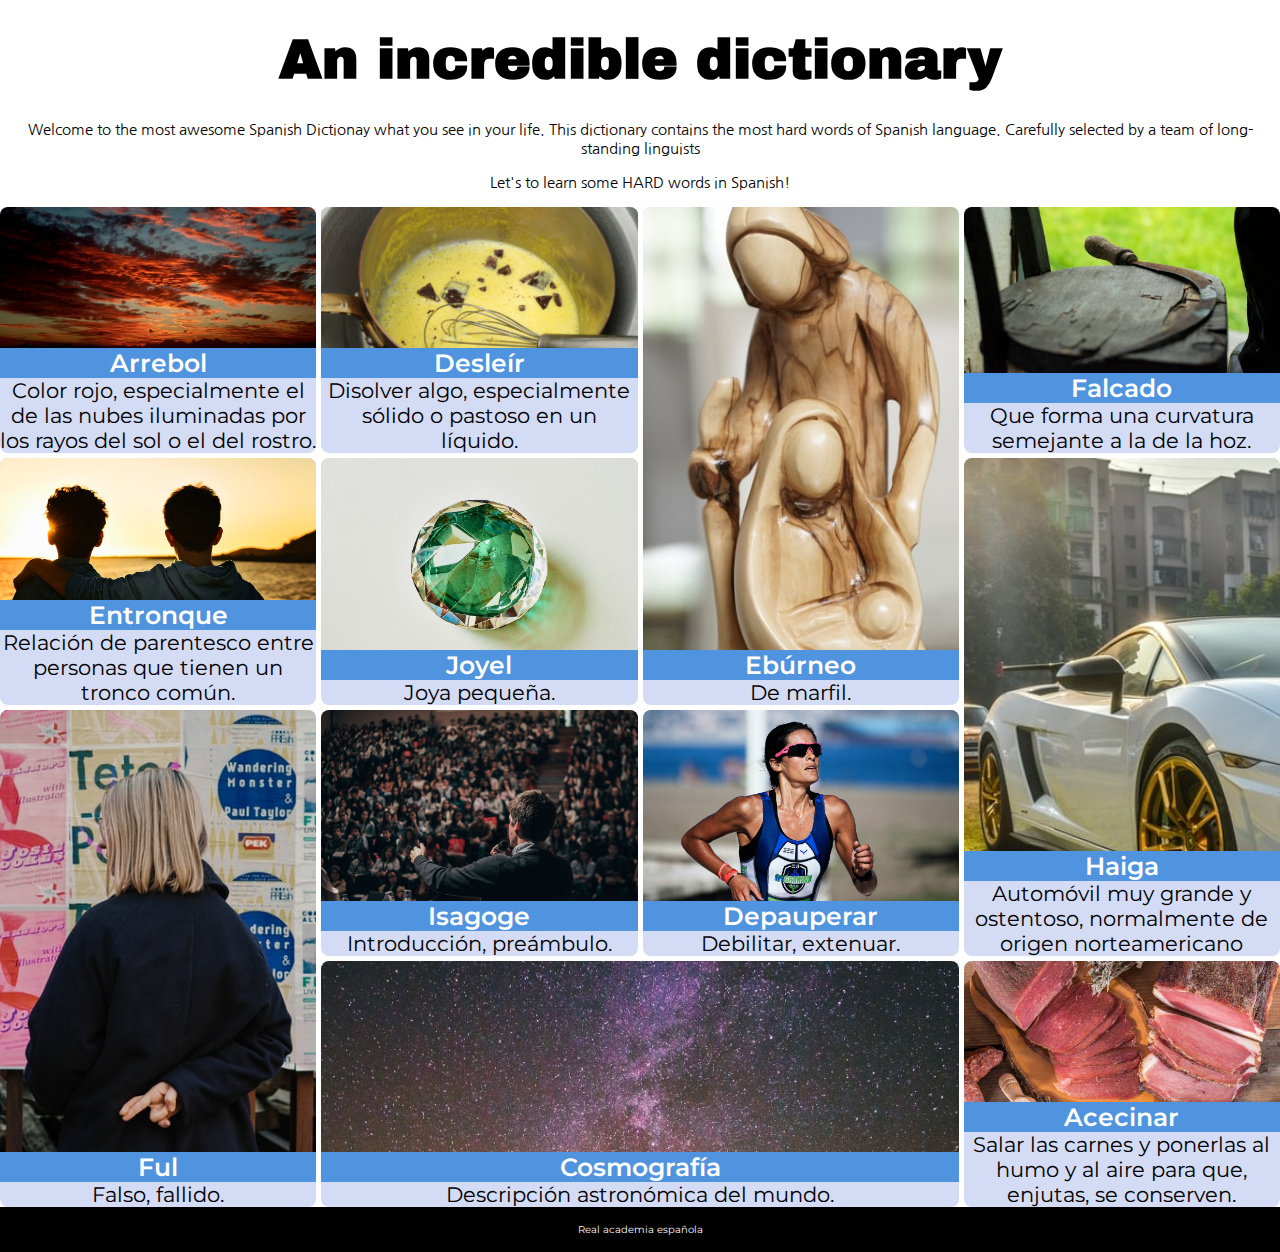
<file: index.html>
<!DOCTYPE html>
<html lang="en">
<head>
    <meta charset="UTF-8">
    <meta name="viewport" content="width=device-width, initial-scale=1.0">
    <title>Spanish Dictionary</title>
    <link rel="stylesheet" href="styles.css">
    <link rel="preconnect" href="https://fonts.gstatic.com">
    <link href="https://fonts.googleapis.com/css2?family=Archivo+Black&family=Montserrat:wght@300&family=Nanum+Gothic&display=swap" rel="stylesheet"> 
</head>
<body>
    <header>
        <h1>An incredible dictionary</h1>
        <div class="header-intro">
            <p>Welcome to the most awesome Spanish Dictionay what you see in your life. This dictionary contains the most hard words of Spanish language. Carefully selected by a team of long-standing linguists</p>
            <p>Let's to learn some HARD words in Spanish!</p>
        </div>
    </header>
    <main>
        <dl class="main-container">
            <div class="box1 box">
                <div class="box1_terms terms">
                    <dt class="box_term">Arrebol</dt>
                    <dd class="box_def">Color rojo, especialmente el de las nubes iluminadas por los rayos del sol o el del rostro.</dd>
                </div>
                <div class="box1_img img"></div>
            </div>
            <div class="box2 box">
                <div class="box2_terms terms">
                    <dt class="box_term">Desleír</dt>
                    <dd class="box_def">Disolver algo, especialmente sólido o pastoso en un líquido.</dd>
                </div>
                <div class="box2_img img"></div>
            </div>
            <div class="box3 box">
                <div class="box3_terms terms">
                    <dt class="box_term">Ebúrneo</dt>
                    <dd class="box_def">De marfil.</dd>
                </div>
                <div class="box3_img img"></div> 
            </div>
            <div class="box4 box">
                <div class="box4_terms terms">
                    <dt class="box_term">Falcado</dt>
                    <dd class="box_def">Que forma una curvatura semejante a la de la hoz.</dd>
                </div>
                <div class="box4_img img"></div>
            </div>
            <div class="box5 box">
                <div class="box5_terms terms">
                    <dt class="box_term">Entronque</dt>
                    <dd class="box_def">Relación de parentesco entre personas que tienen un tronco común.</dd>
                </div>
                <div class="box5_img img"></div>
            </div>
            <div class="box6 box">
                <div class="box6_terms terms">
                    <dt class="box_term">Joyel</dt>
                    <dd class="box_def">Joya pequeña.</dd>
                </div>
                <div class="box6_img img"></div>
            </div>
            <div class="box7 box">
                <div class="box7_terms terms">
                    <dt class="box_term">Ful</dt>
                    <dd class="box_def">Falso, fallido.</dd>
                </div>
                <div class="box7_img img"></div>
            </div>
            <div class="box8 box">
                <div class="box8_terms terms">
                    <dt class="box_term">Haiga</dt>
                    <dd class="box_def">Automóvil muy grande y ostentoso, normalmente de origen norteamericano</dd>
                </div>
                <div class="box8_img img"></div>
            </div>
            <div class="box9 box">
                <div class="box9_terms terms">
                    <dt class="box_term">Isagoge</dt>
                    <dd class="box_def">Introducción, preámbulo.</dd>
                </div>
                <div class="box9_img img"></div>
            </div>
            <div class="box10 box">
                <div class="box10_terms terms">
                    <dt class="box_term">Cosmografía</dt>
                    <dd class="box_def">Descripción astronómica del mundo.</dd>
                </div>
                <div class="box10_img img"></div>
            </div>
            <div class="box11 box">
                <div class="box11_terms terms">
                    <dt class="box_term">Acecinar</dt>
                    <dd class="box_def">Salar las carnes y ponerlas al humo y al aire para que, enjutas, se conserven.</dd>
                </div>
                <div class="box11_img img"></div>
            </div>
            <div class="box12 box">
                <div class="box12_terms terms">
                    <dt class="box_term">Depauperar</dt>
                    <dd class="box_def">Debilitar, extenuar.</dd>
                </div>
                <div class="box12_img img"></div>
            </div> 
        </dl>
    </main>
    <footer>
        <cite><a href="https://www.rae.es/" target="_blank">Real academia española</a></cite>
    </footer>
</body>
</html>
</file>
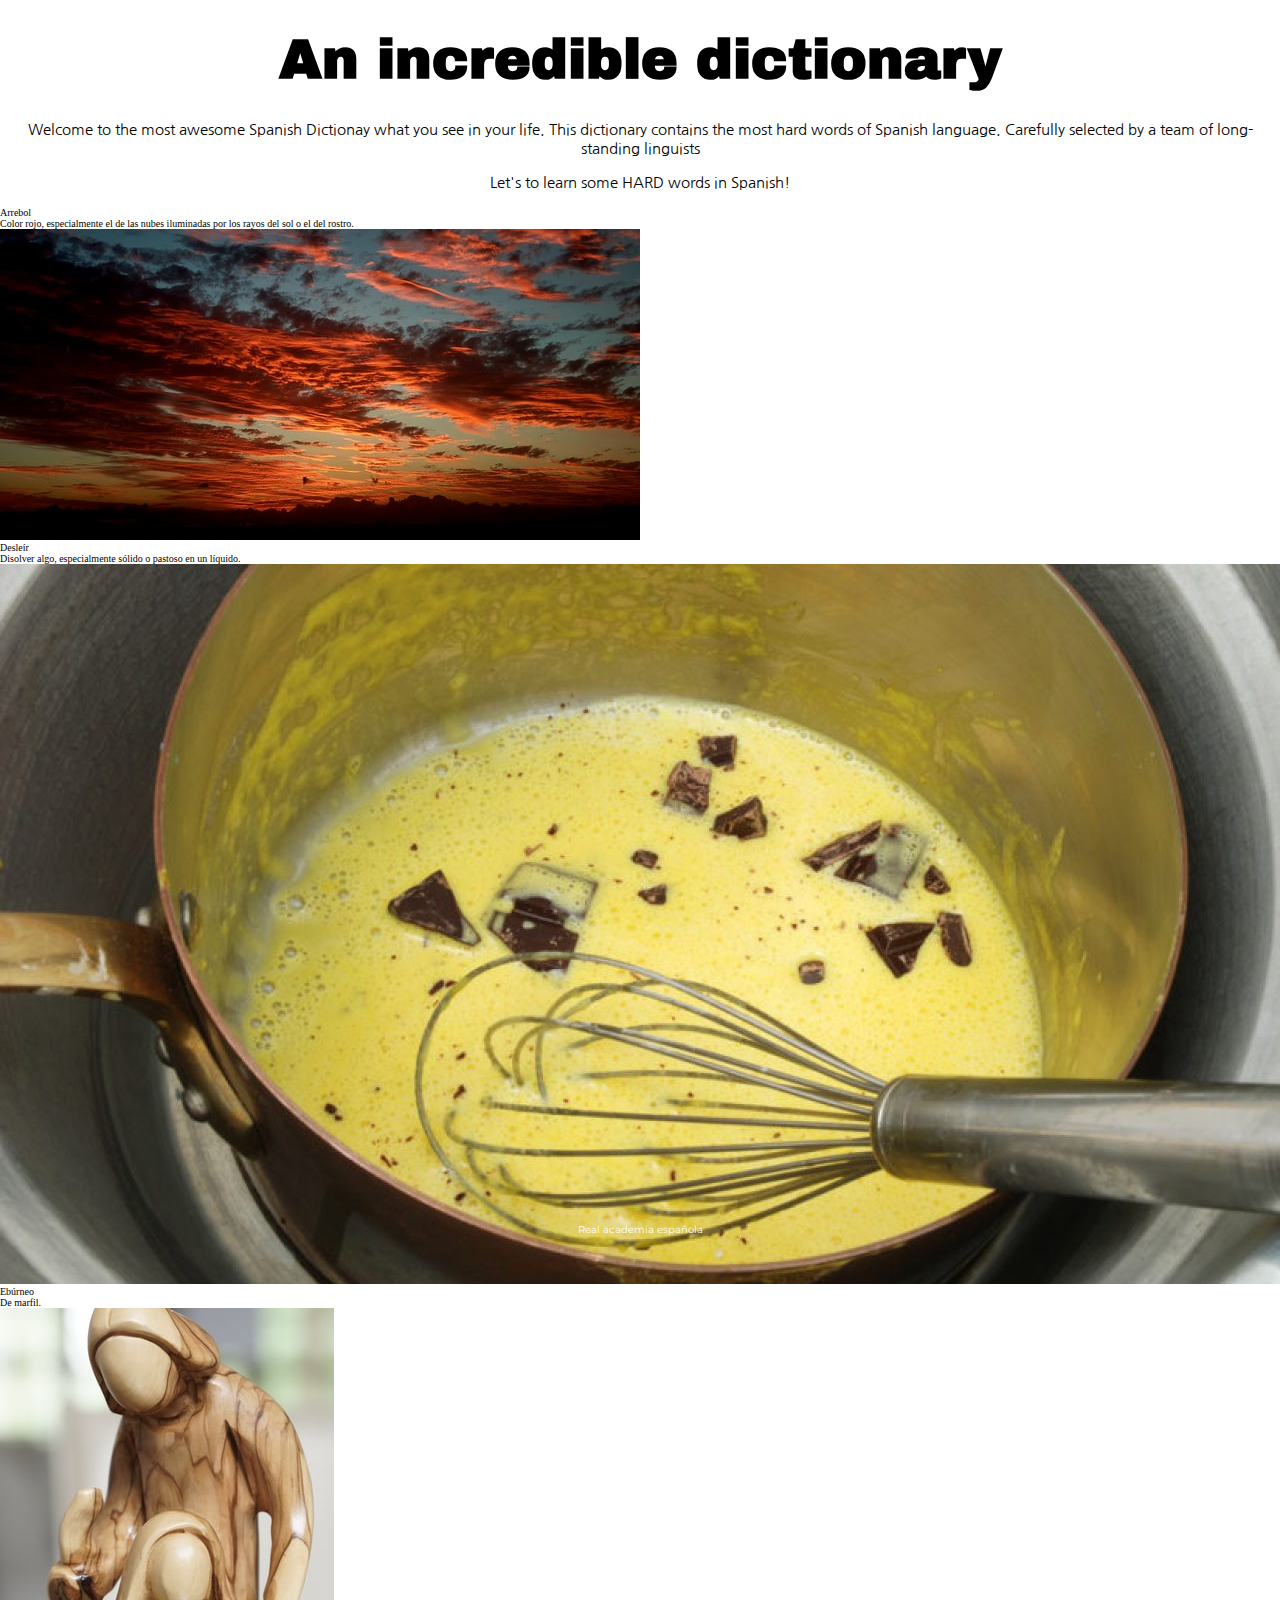
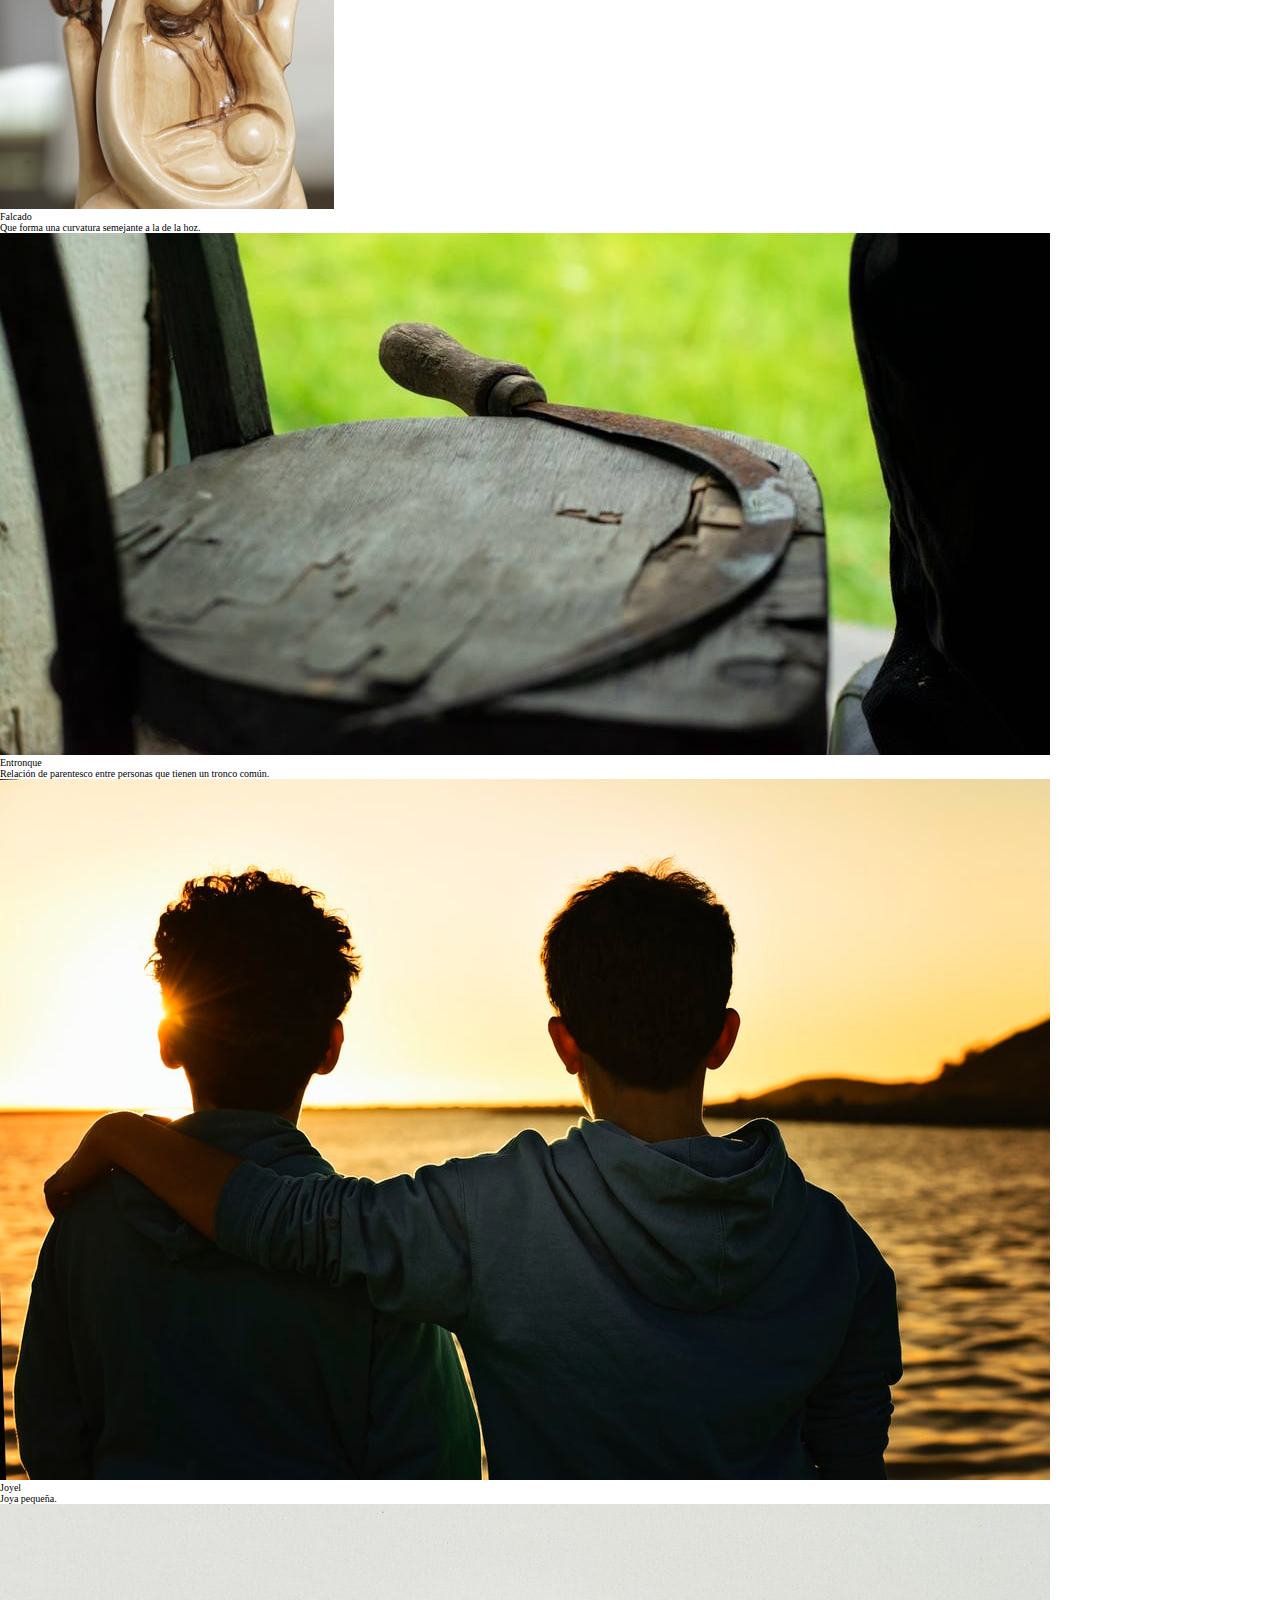
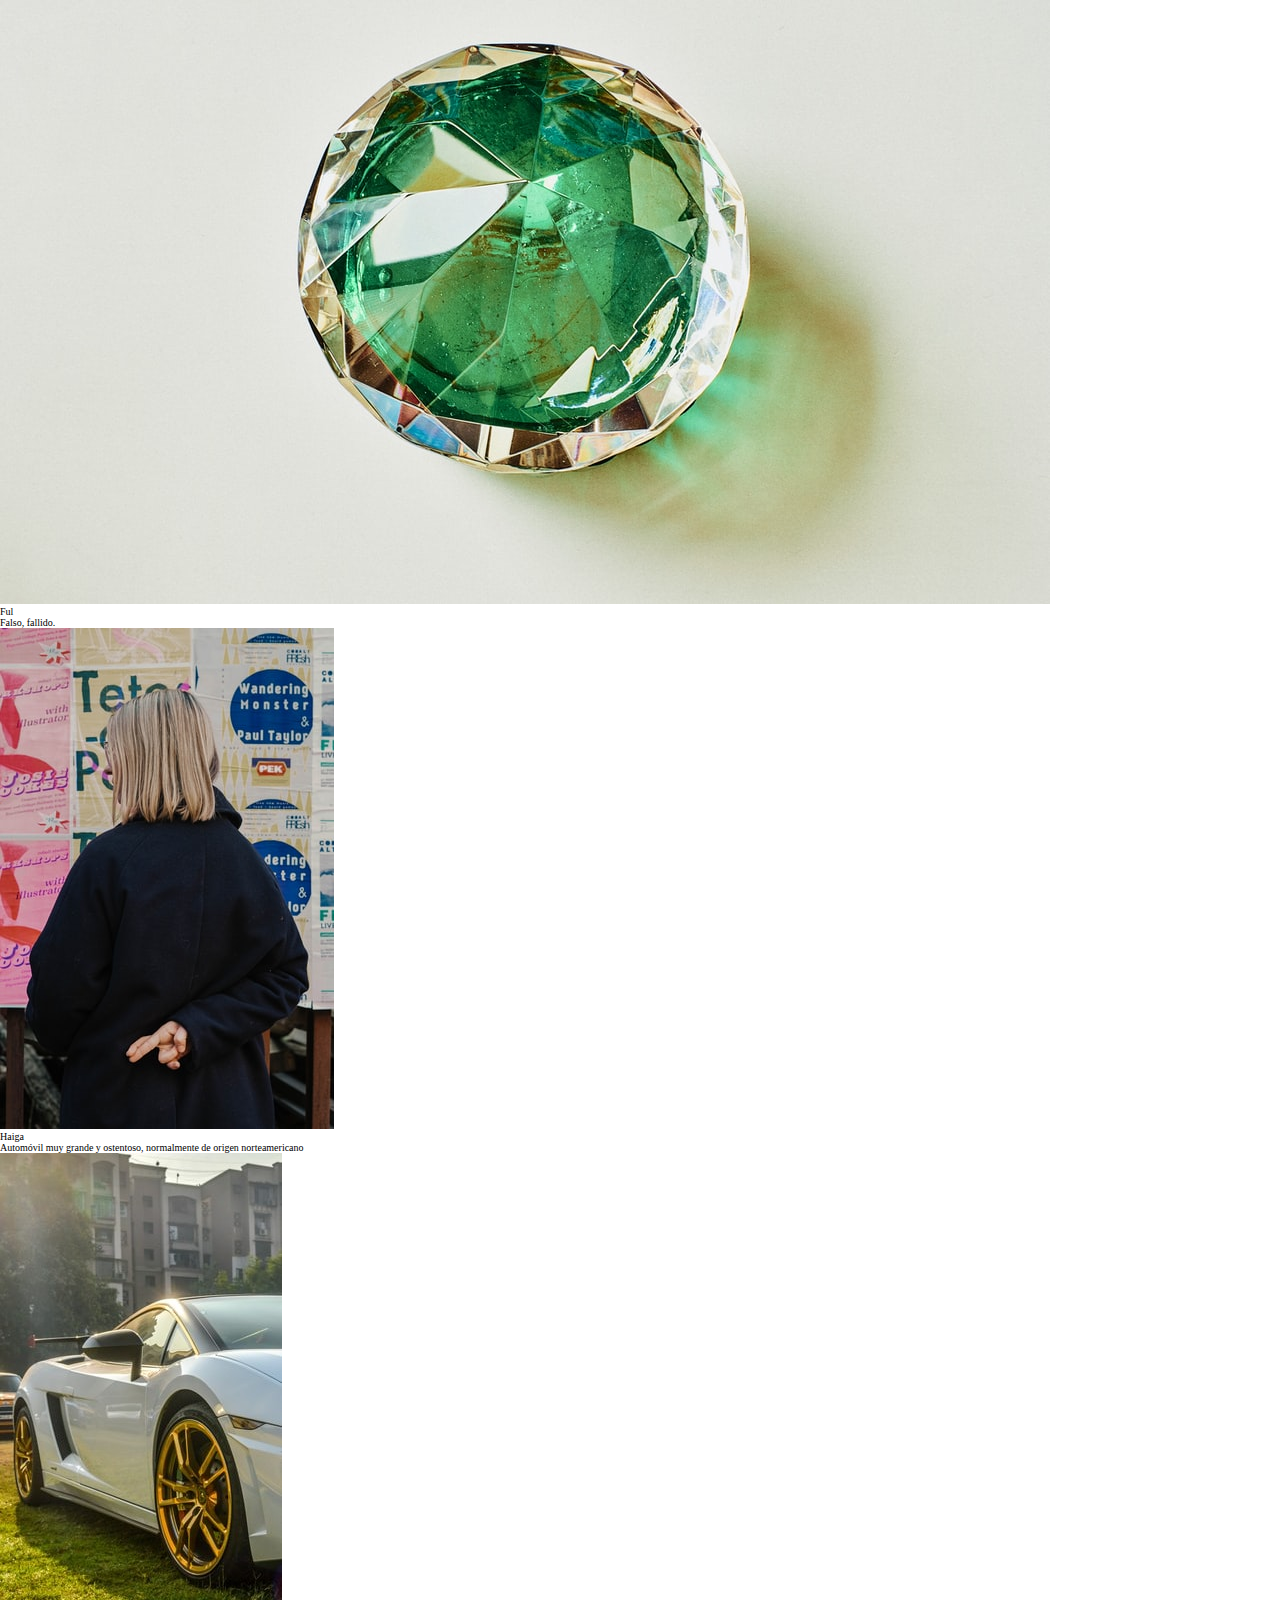
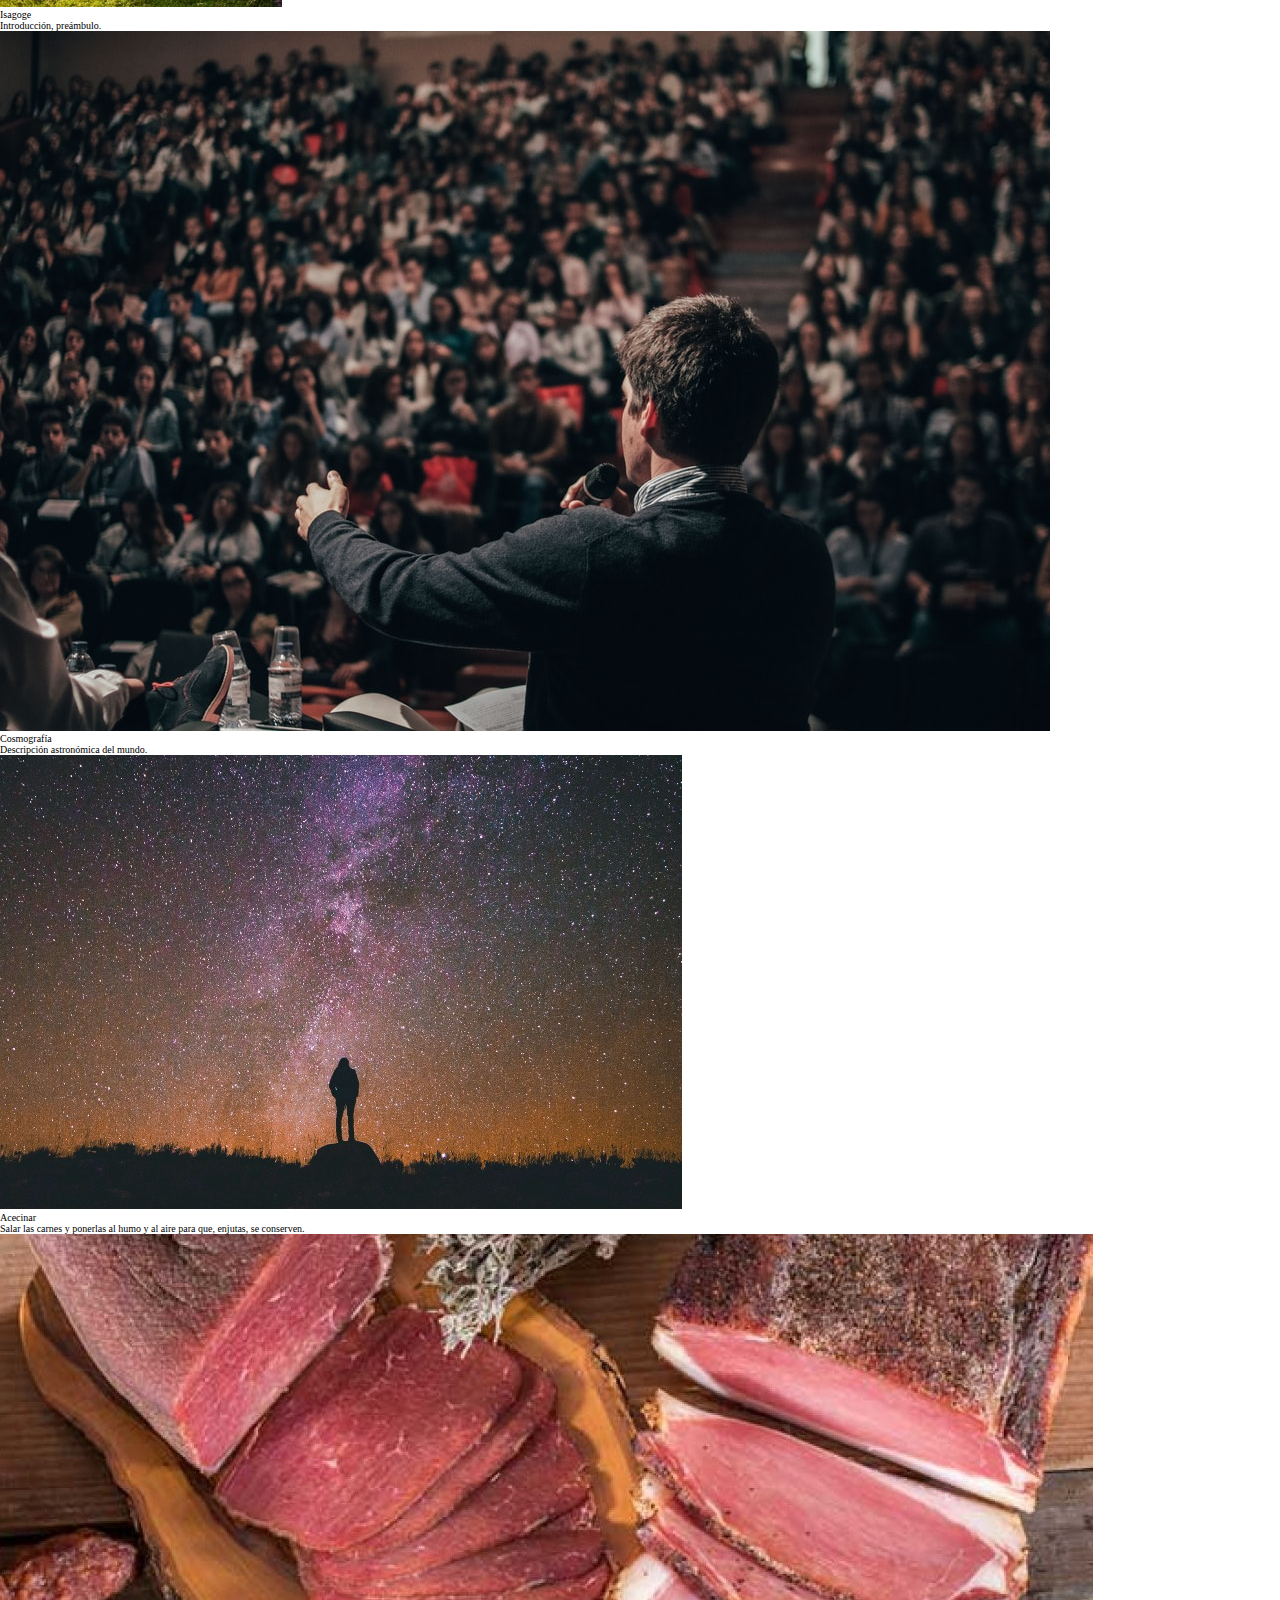
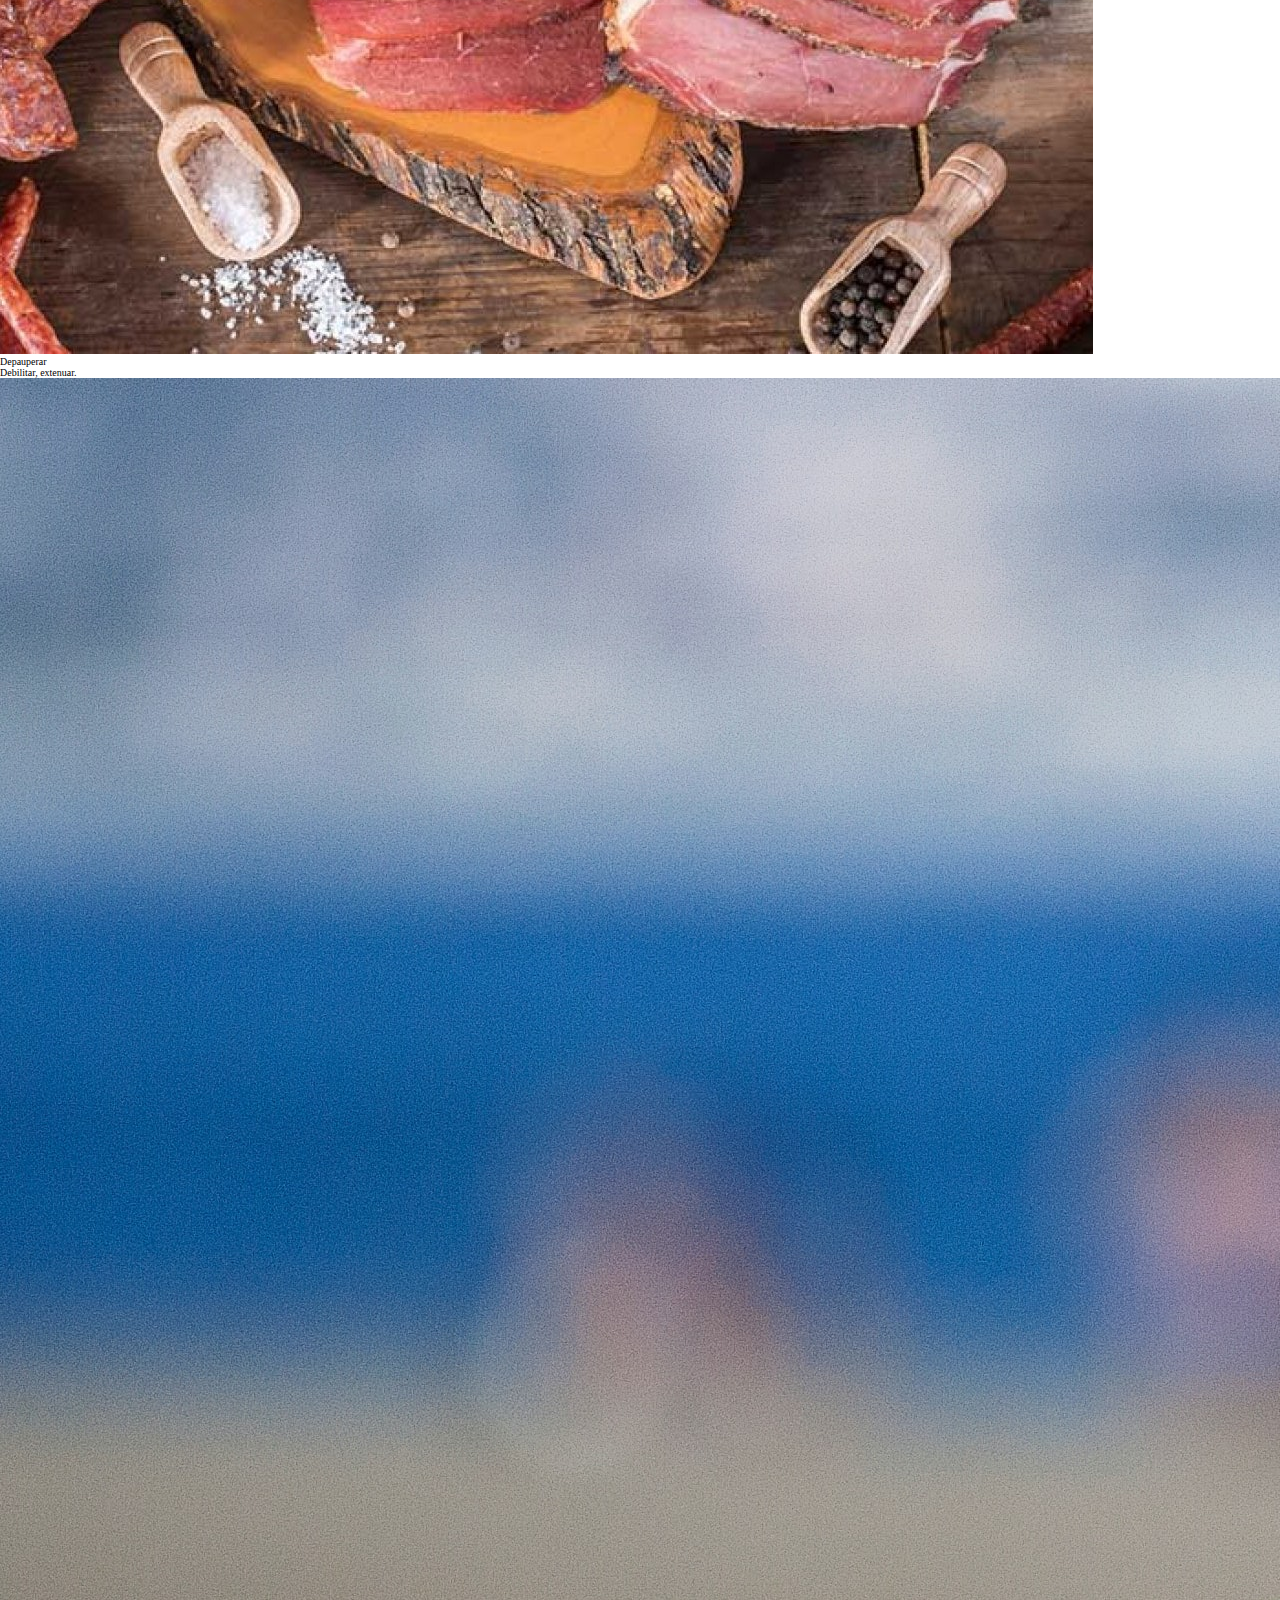
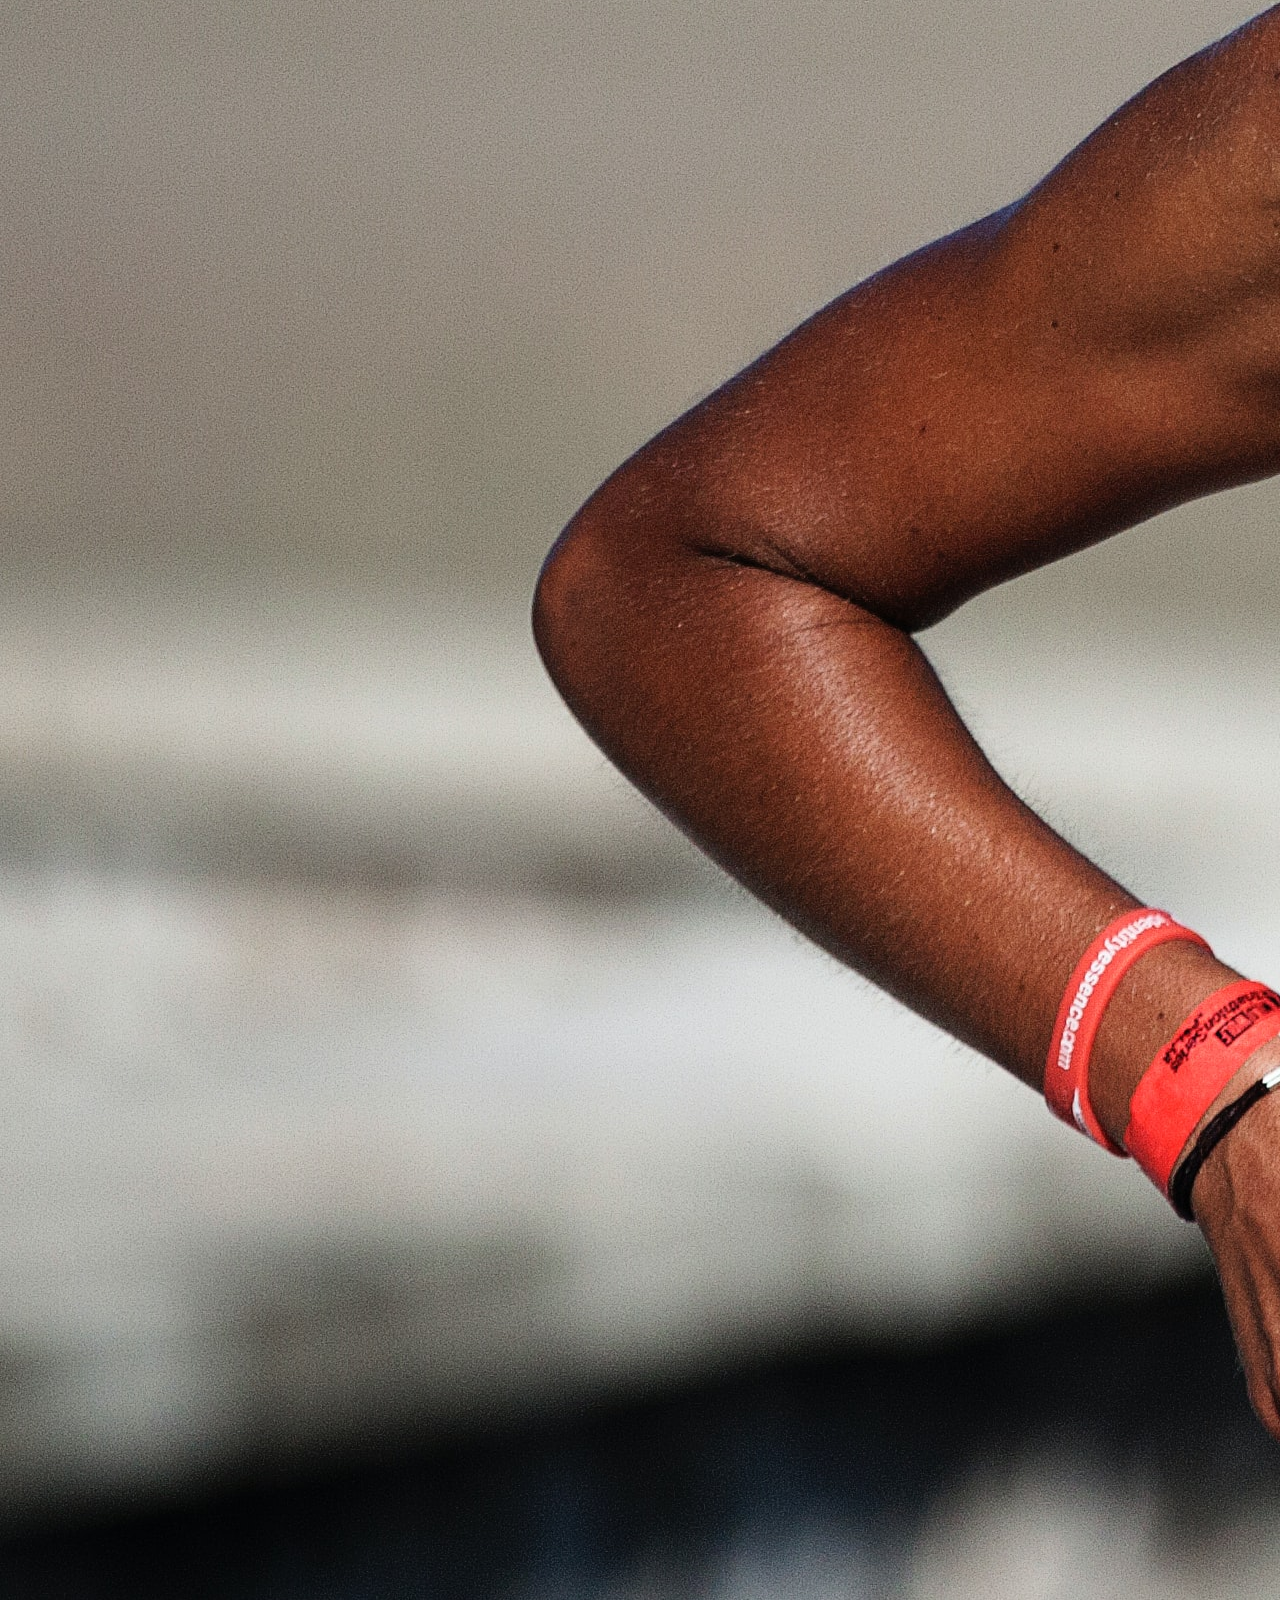
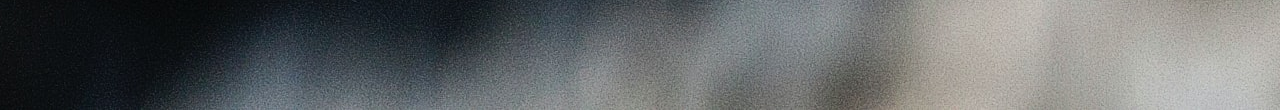
<file: dict.html>
<!DOCTYPE html>
<html lang="en">
<head>
    <meta charset="UTF-8">
    <meta name="viewport" content="width=device-width, initial-scale=1.0">
    <title>Spanish Dictionary</title>
    <link rel="stylesheet" href="styles.css">
    <link rel="preconnect" href="https://fonts.gstatic.com">
    <link href="https://fonts.googleapis.com/css2?family=Archivo+Black&family=Montserrat:wght@300;500&family=Nanum+Gothic&display=swap" rel="stylesheet">
    <link href="https://fonts.googleapis.com/css2?family=Raleway:wght@100&display=swap" rel="stylesheet">
</head>
<body>
    <header>
        <h1 class="header_title">An incredible dictionary</h1>
        <p class="intro">Welcome to the most awesome Spanish Dictionay what you see in your life. This dictionary contains the most hard words of Spanish language. Carefully selected by a team of long-standing linguists</p>
        <p class="intro">Let's to learn some HARD words in Spanish!</p>
    </header>
    <main>
        <dl>
            <div id="background1">
                <dt><div class="term1">Arrebol</div></dt>
                <dd><div class="definition">Color rojo, especialmente el de las nubes iluminadas por los rayos del sol o el del rostro.</div></dd>
                <img class="sky" src="Imágenes/arrebol.jpg" alt="Sky with red clouds">
            </div>
            <div id="background2">
                <dt class="term2"><div>Desleír</div></dt>
                <dd><div class="definition">Disolver algo, especialmente sólido o pastoso en un líquido.</div></dd>
                <img class="mixer" src="Imágenes/Desleír.jpg" alt="Saucepan and mixer">
            </div>
            <div id="background3">
                <dt><div class="term3">Ebúrneo</div></dt>
                <dd><div class="definition">De marfil.</div></dd>
                <img class="ivory" src="Imágenes/marfil.jpg" alt="Ivory figurine">
            </div>
            <div id="background4">
                <dt><div class="term4">Falcado</div></dt>
                <dd><div class="definition">Que forma una curvatura semejante a la de la hoz.</div></dd>
                <img class="sickle" src="Imágenes/falcado.jpg" alt="Sickle on a log">
                </div>
            <div id="background6">
                <dt><div class="term6">Entronque</div></dt>
                <dd><div class="definition">Relación de parentesco entre personas que tienen un tronco común.</div></dd>
                <img class="bro" src="Imágenes/brothers.jpg" alt="hugging brothers">
            </div>
            <div id="background10">
                <dt><div class="term10">Joyel</div></dt>
                <dd><div class="definition">Joya pequeña.</div></dd>
                <img class="gem" src="Imágenes/joyel.jpg" alt="Emerald gem">
            </div>
            <div id="background7">
                <dt><div class="term7">Ful</div></dt>
                <dd><div class="definition">Falso, fallido.</div></dd>
            <img class="crossing" src="Imágenes/ful.jpg" alt="Woman crossing her fingers">
            </div>
            <div id="background8">
                <dt><div class="term8">Haiga</div></dt>
                <dd><div class="definition">Automóvil muy grande y ostentoso, normalmente de origen norteamericano</div></dd>
                <img class="lambo" src="Imágenes/haiga.jpg" alt="Yellow lamborghini">
            </div>
            <div id="background9">
                <dt><div class="term9">Isagoge</div></dt>
                <dd><div class="definition">Introducción, preámbulo.</div></dd>
                <img class="crowd" src="Imágenes/isosoge.jpg" alt="Man speaking in front of a crowd">
            </div>
            <div id="background5">
                <dt><div class="term5">Cosmografía</div></dt>
                <dd><div class="definition">Descripción astronómica del mundo.</div></dd>
                <img class="universe" src="Imágenes/cosmografo.jpg" alt="Someone contemplating the universe">
            </div>
            <div id="background11">
                <dt><div class="term11">Acecinar</div></dt>
                <dd><div class="definition">Salar las carnes y ponerlas al humo y al aire para que, enjutas, se conserven.</div></dd>
                <img class="salt" src="Imágenes/acecinar.jpg" alt="salty meat">
            </div>
            <div id="background12">
                <dt><div class="term12">Depauperar</div></dt>
                <dd><div class="definition">Debilitar, extenuar.</div></dd>
                <img class="runner" src="Imágenes/depauperar.jpg" alt="Exhausted runner">
            </div> 
        </dl>
    </main>
    <footer>
        <cite><a class="RAE" href="https://www.rae.es/" target="_blank">Real academia española</a></cite>
    </footer>
</body>
</html>
</file>
<file: styles.css>
/* STRUCTURE */
* {
    box-sizing: border-box;
    margin: 0;
    padding: 0;
}
html {
    height: 100vw;
    font-size: 62.5%;
}
html, body, main, .main-container {
    height: 100rem;
}
.main-container {
    display: grid;
    grid-template: repeat(auto-fit, minmax(5em, 1fr)) / repeat(auto-fit, minmax(5em, 1fr));
    grid-template-areas: 
        "box1 box2 box3 box4"
        "box5 box6 box3 box8"
        "box7 box9 box12 box8"
        "box7 box10 box10 box11";
    grid-gap: 0.5rem;
}
/* BOXES */
.box {
    background-color: #D4DBF5;
    display: flex;
    flex-direction: column;
    border-radius: .8rem;
}
    /* boxes-grid */
.box1 {
    grid-area: box1;
}
.box2 {
    grid-area: box2;
}
.box3 {
    grid-area: box3;
}
.box4 {
    grid-area: box4;
}
.box5 {
    grid-area: box5;
}
.box6 {
    grid-area: box6;
}
.box7 {
    grid-area: box7;
}
.box8 {
    grid-area: box8;
}
.box9 {
    grid-area: box9;
}
.box10 {
    grid-area: box10;
}
.box11 {
    grid-area: box11;
}
.box12 {
    grid-area: box12;
}
/* IMAGES */
.img {
    order: -1;
    background-size: cover;
    flex-grow: 2;
    border-radius: .8rem .8rem 0 0;
}
.box1_img {
    background-image: url(Imágenes/arrebol.jpg);
}
.box2_img {
    background-image: url(Imágenes/Desleír.jpg);
}
.box3_img {
    background-image: url(Imágenes/marfil.jpg);
}
.box4_img {
    background-image: url(Imágenes/falcado.jpg);
}
.box5_img {
    background-image: url(Imágenes/brothers.jpg);
}
.box6_img {
    background-image: url(Imágenes/joyel.jpg);
}
.box7_img {
    background-image: url(Imágenes/ful.jpg);
}
.box8_img {
    background-image: url(Imágenes/haiga.jpg);
}
.box9_img {
    background-image: url(Imágenes/isosoge.jpg);
}
.box10_img {
    background-image: url(Imágenes/cosmografo.jpg);
}
.box11_img {
    background-image: url(Imágenes/acecinar.jpg);
}
.box12_img {
    background-image: url(Imágenes/depauperar.jpg);
}
/* TERMS */
h1 {
    font-family: 'Archivo Black', sans-serif;
    font-size: 5.5rem;
    text-align: center;
    padding: 30px;
}
p {
    font-family: 'Nanum Gothic', sans-serif;
    font-size: 1.5rem;
    text-align: center;
    margin-bottom: 1.5rem;
}
.terms {
    font-family: 'Montserrat', sans-serif;
}
.box_term {
    background-color: #5093DE;
    text-align: center;
    color: white;
    font-size: 2.8vh;
    font-weight: 600;
}
.box_def {
    text-align: center; 
    font-size: 2.3vh;
}
/* Footer */
footer {
    background-color: black;
    height: 5vh;
    display: flex;
    justify-content: center;
    align-items: center;
}
footer a {
    text-decoration: none;
    font-style: normal;
    color: rgb(255, 255, 255);
    font-size: 1rem;
    font-family: 'Montserrat', sans-serif;
}
</file>
